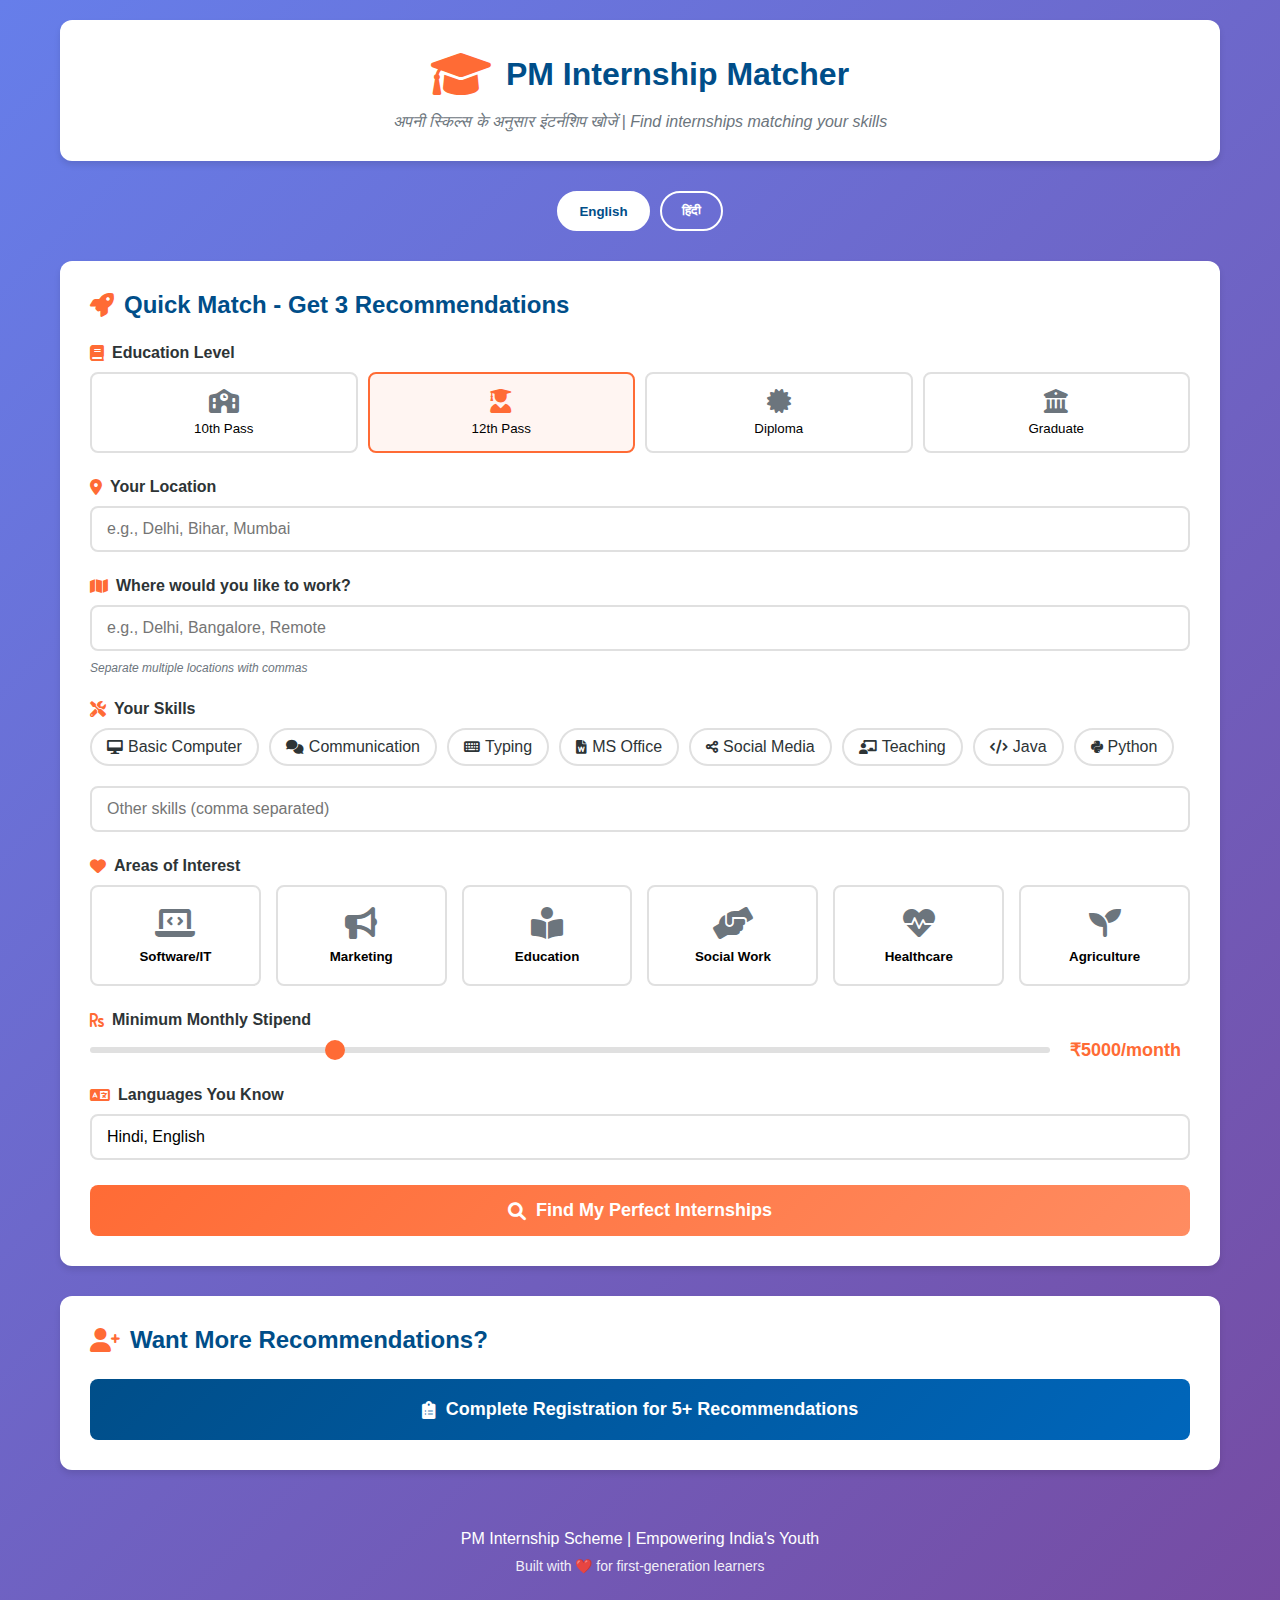
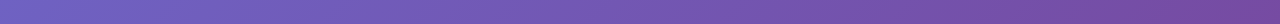
<file: index.html>
<!DOCTYPE html>
<html lang="en">
<head>
    <meta charset="UTF-8">
    <meta name="viewport" content="width=device-width, initial-scale=1.0">
    <title>PM Internship Matcher - Find Your Perfect Internship</title>
    <link rel="stylesheet" href="styles.css">
    <link rel="stylesheet" href="https://cdnjs.cloudflare.com/ajax/libs/font-awesome/6.0.0/css/all.min.css">
</head>
<body>
    <div class="container">
        <!-- Header -->
        <header class="header">
            <div class="logo">
                <i class="fas fa-graduation-cap"></i>
                <h1>PM Internship Matcher</h1>
            </div>
            <p class="tagline">अपनी स्किल्स के अनुसार इंटर्नशिप खोजें | Find internships matching your skills</p>
        </header>

        <!-- Language Toggle -->
        <div class="language-toggle">
            <button class="lang-btn active" data-lang="en">English</button>
            <button class="lang-btn" data-lang="hi">हिंदी</button>
        </div>

        <!-- Quick Match Section -->
        <section class="quick-match-section">
            <h2 class="section-title">
                <i class="fas fa-rocket"></i>
                <span data-en="Quick Match - Get 3 Recommendations" data-hi="त्वरित मिलान - 3 सिफारिशें प्राप्त करें">Quick Match - Get 3 Recommendations</span>
            </h2>
            
            <form id="quickMatchForm" class="match-form">
                <!-- Education Level -->
                <div class="form-group">
                    <label>
                        <i class="fas fa-book"></i>
                        <span data-en="Education Level" data-hi="शिक्षा स्तर">Education Level</span>
                    </label>
                    <div class="visual-select">
                        <button type="button" class="visual-option" data-value="10th Pass">
                            <i class="fas fa-school"></i>
                            <span>10th Pass</span>
                        </button>
                        <button type="button" class="visual-option active" data-value="12th Pass">
                            <i class="fas fa-user-graduate"></i>
                            <span>12th Pass</span>
                        </button>
                        <button type="button" class="visual-option" data-value="Diploma">
                            <i class="fas fa-certificate"></i>
                            <span>Diploma</span>
                        </button>
                        <button type="button" class="visual-option" data-value="Bachelor's Degree">
                            <i class="fas fa-university"></i>
                            <span>Graduate</span>
                        </button>
                    </div>
                    <input type="hidden" id="education_level" name="education_level" value="12th Pass">
                </div>

                <!-- Location -->
                <div class="form-group">
                    <label>
                        <i class="fas fa-map-marker-alt"></i>
                        <span data-en="Your Location" data-hi="आपका स्थान">Your Location</span>
                    </label>
                    <input type="text" id="location" name="location" placeholder="e.g., Delhi, Bihar, Mumbai" class="form-input">
                </div>

                <!-- Preferred Locations -->
                <div class="form-group">
                    <label>
                        <i class="fas fa-map"></i>
                        <span data-en="Where would you like to work?" data-hi="आप कहाँ काम करना चाहेंगे?">Where would you like to work?</span>
                    </label>
                    <input type="text" id="preferred_locations" name="preferred_locations" 
                           placeholder="e.g., Delhi, Bangalore, Remote" class="form-input">
                    <small class="help-text">Separate multiple locations with commas</small>
                </div>

                <!-- Skills -->
                <div class="form-group">
                    <label>
                        <i class="fas fa-tools"></i>
                        <span data-en="Your Skills" data-hi="आपकी कुशलताएं">Your Skills</span>
                    </label>
                    <div class="skill-chips">
                        <span class="skill-chip" data-skill="basic computer">
                            <i class="fas fa-desktop"></i> Basic Computer
                        </span>
                        <span class="skill-chip" data-skill="communication">
                            <i class="fas fa-comments"></i> Communication
                        </span>
                        <span class="skill-chip" data-skill="typing">
                            <i class="fas fa-keyboard"></i> Typing
                        </span>
                        <span class="skill-chip" data-skill="ms office">
                            <i class="fas fa-file-word"></i> MS Office
                        </span>
                        <span class="skill-chip" data-skill="social media">
                            <i class="fas fa-share-alt"></i> Social Media
                        </span>
                        <span class="skill-chip" data-skill="teaching">
                            <i class="fas fa-chalkboard-teacher"></i> Teaching
                        </span>
                        <span class="skill-chip" data-skill="java">
                            <i class="fas fa-code"></i> Java
                        </span>
                        <span class="skill-chip" data-skill="python">
                            <i class="fab fa-python"></i> Python
                        </span>
                    </div>
                    <input type="hidden" id="skills" name="skills" value="">
                    <input type="text" id="other_skills" placeholder="Other skills (comma separated)" class="form-input mt-2">
                </div>

                <!-- Interests/Sectors -->
                <div class="form-group">
                    <label>
                        <i class="fas fa-heart"></i>
                        <span data-en="Areas of Interest" data-hi="रुचि के क्षेत्र">Areas of Interest</span>
                    </label>
                    <div class="sector-grid">
                        <button type="button" class="sector-btn" data-sector="Software Development">
                            <i class="fas fa-laptop-code"></i>
                            <span>Software/IT</span>
                        </button>
                        <button type="button" class="sector-btn" data-sector="Marketing">
                            <i class="fas fa-bullhorn"></i>
                            <span>Marketing</span>
                        </button>
                        <button type="button" class="sector-btn" data-sector="Education">
                            <i class="fas fa-book-reader"></i>
                            <span>Education</span>
                        </button>
                        <button type="button" class="sector-btn" data-sector="Social Work">
                            <i class="fas fa-hands-helping"></i>
                            <span>Social Work</span>
                        </button>
                        <button type="button" class="sector-btn" data-sector="Healthcare">
                            <i class="fas fa-heartbeat"></i>
                            <span>Healthcare</span>
                        </button>
                        <button type="button" class="sector-btn" data-sector="Agriculture">
                            <i class="fas fa-seedling"></i>
                            <span>Agriculture</span>
                        </button>
                    </div>
                    <input type="hidden" id="preferred_sector" name="preferred_sector" value="">
                </div>

                <!-- Minimum Stipend -->
                <div class="form-group">
                    <label>
                        <i class="fas fa-rupee-sign"></i>
                        <span data-en="Minimum Monthly Stipend" data-hi="न्यूनतम मासिक वेतन">Minimum Monthly Stipend</span>
                    </label>
                    <div class="stipend-slider">
                        <input type="range" id="min_stipend" name="min_stipend" min="0" max="20000" step="1000" value="5000">
                        <div class="stipend-display">₹<span id="stipend_value">5000</span>/month</div>
                    </div>
                </div>

                <!-- Language -->
                <div class="form-group">
                    <label>
                        <i class="fas fa-language"></i>
                        <span data-en="Languages You Know" data-hi="आपकी भाषाएं">Languages You Know</span>
                    </label>
                    <input type="text" id="language" name="language" value="Hindi, English" class="form-input">
                </div>

                <!-- Submit Button -->
                <button type="submit" class="submit-btn">
                    <i class="fas fa-search"></i>
                    <span data-en="Find My Perfect Internships" data-hi="मेरी परफेक्ट इंटर्नशिप खोजें">Find My Perfect Internships</span>
                </button>
            </form>
        </section>

        <!-- Results Section -->
        <section id="resultsSection" class="results-section" style="display: none;">
            <h2 class="section-title">
                <i class="fas fa-star"></i>
                <span data-en="Your Top Matches" data-hi="आपके शीर्ष मैच">Your Top Matches</span>
            </h2>
            <div id="recommendationCards" class="recommendation-cards">
                <!-- Cards will be inserted here -->
            </div>
        </section>

        <!-- Loading Spinner -->
        <div id="loadingSpinner" class="loading-spinner" style="display: none;">
            <div class="spinner"></div>
            <p>Finding perfect matches for you...</p>
        </div>

        <!-- Full Registration Section -->
        <section class="registration-section">
            <h2 class="section-title">
                <i class="fas fa-user-plus"></i>
                <span data-en="Want More Recommendations?" data-hi="अधिक सिफारिशें चाहिए?">Want More Recommendations?</span>
            </h2>
            <button id="registerBtn" class="register-btn">
                <i class="fas fa-clipboard-list"></i>
                <span data-en="Complete Registration for 5+ Recommendations" data-hi="5+ सिफारिशों के लिए पंजीकरण पूरा करें">Complete Registration for 5+ Recommendations</span>
            </button>
        </section>

        <!-- Registration Modal -->
        <div id="registrationModal" class="modal" style="display: none;">
            <div class="modal-content">
                <span class="close-modal">&times;</span>
                <h2>Complete Your Profile</h2>
                <form id="registrationForm">
                    <div class="form-group">
                        <label><i class="fas fa-user"></i> Your Name</label>
                        <input type="text" id="reg_name" name="name" required class="form-input">
                    </div>
                    <div class="form-group">
                        <label><i class="fas fa-birthday-cake"></i> Age</label>
                        <input type="number" id="reg_age" name="age" min="16" max="35" required class="form-input">
                    </div>
                    <div class="form-group">
                        <label><i class="fas fa-briefcase"></i> Experience (months)</label>
                        <input type="number" id="reg_experience" name="experience_months" min="0" value="0" class="form-input">
                    </div>
                    <button type="submit" class="submit-btn">
                        <i class="fas fa-check"></i> Complete Registration
                    </button>
                </form>
            </div>
        </div>

        <!-- Footer -->
        <footer class="footer">
            <p>PM Internship Scheme | Empowering India's Youth</p>
            <p class="small-text">Built with ❤️ for first-generation learners</p>
        </footer>
    </div>

    <script src="script.js"></script>
</body>
</html>
</file>
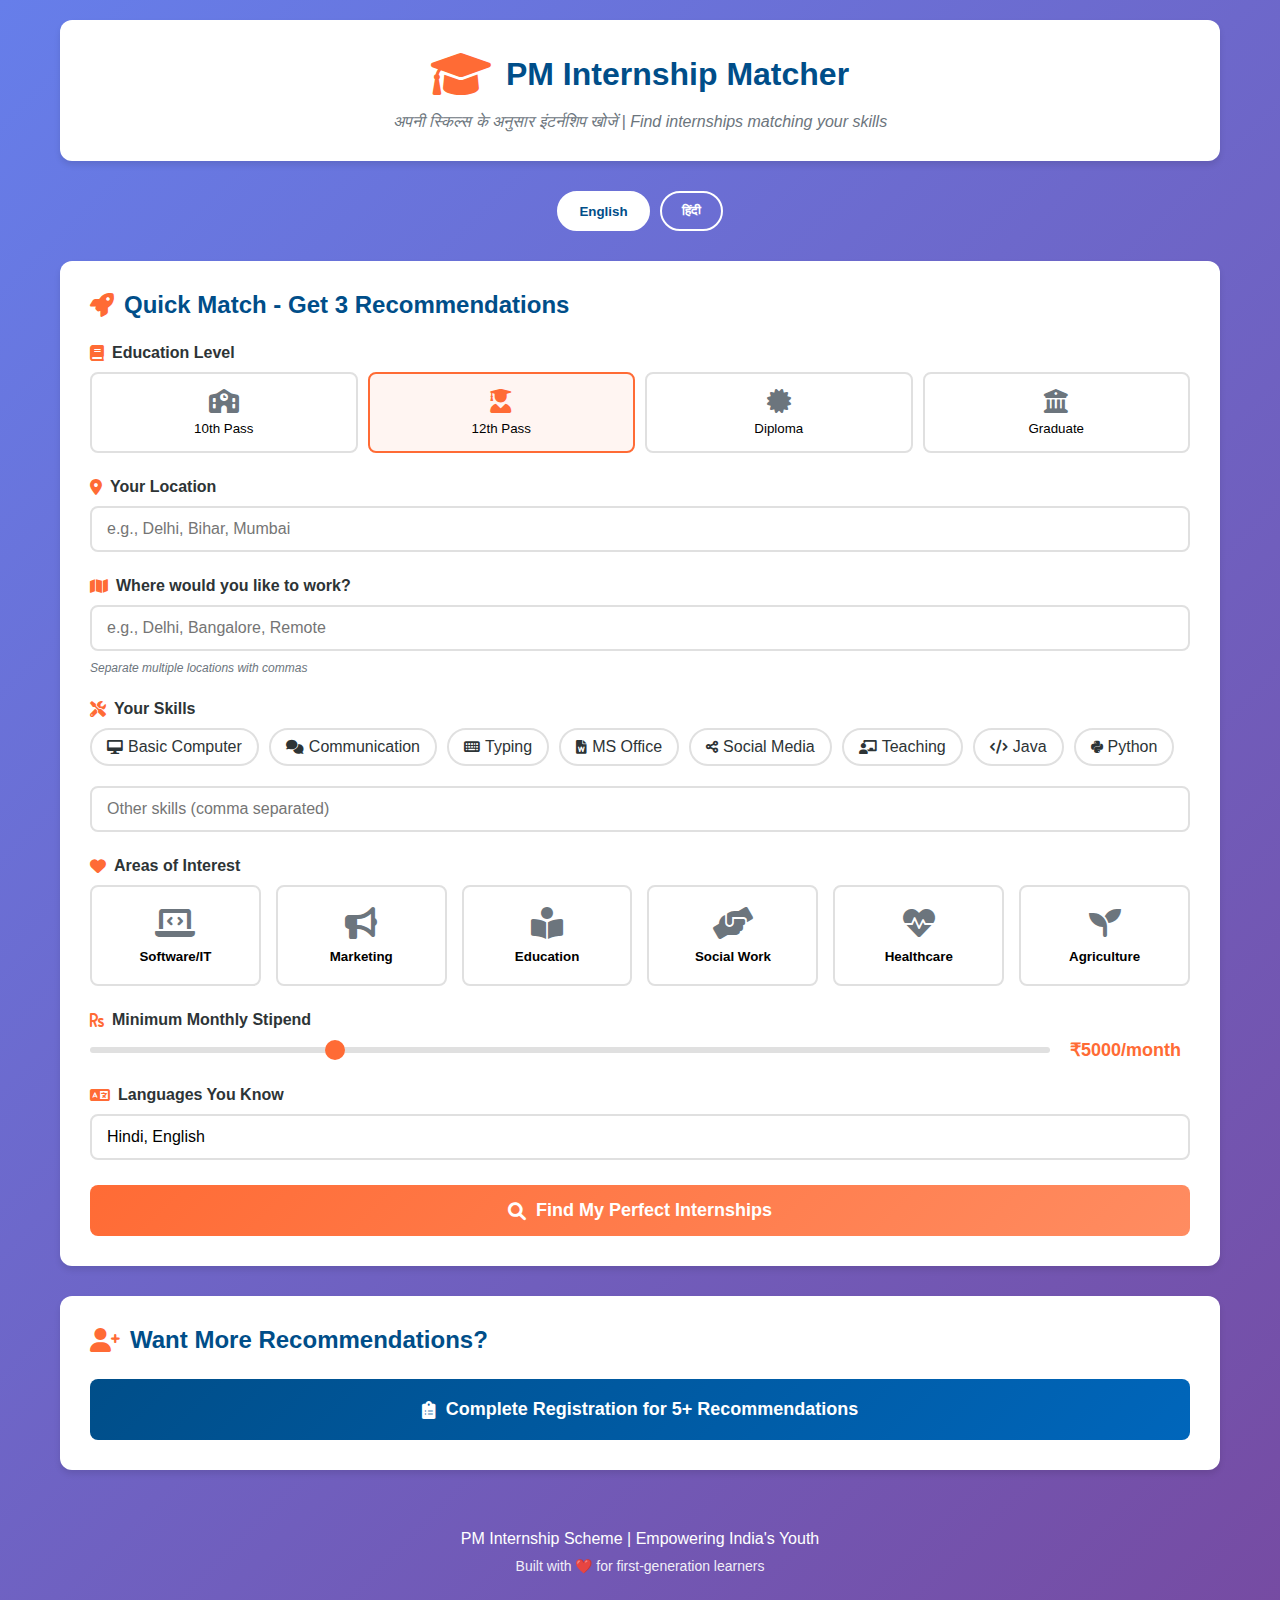
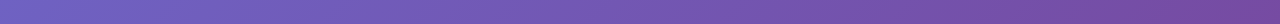
<file: Frontend/Details.html>
<!DOCTYPE html>
<html lang="en">
<head>
    <meta charset="UTF-8">
    <meta name="viewport" content="width=device-width, initial-scale=1.0">
    <title>PM Internship Matcher - Find Your Perfect Internship</title>
    <link rel="stylesheet" href="styles.css">
    <link rel="stylesheet" href="https://cdnjs.cloudflare.com/ajax/libs/font-awesome/6.0.0/css/all.min.css">
</head>
<body>
    <div class="container">
        <!-- Header -->
        <header class="header">
            <div class="logo">
                <i class="fas fa-graduation-cap"></i>
                <h1>PM Internship Matcher</h1>
            </div>
            <p class="tagline">अपनी स्किल्स के अनुसार इंटर्नशिप खोजें | Find internships matching your skills</p>
        </header>

        <!-- Language Toggle -->
        <div class="language-toggle">
            <button class="lang-btn active" data-lang="en">English</button>
            <button class="lang-btn" data-lang="hi">हिंदी</button>
        </div>

        <!-- Quick Match Section -->
        <section class="quick-match-section">
            <h2 class="section-title">
                <i class="fas fa-rocket"></i>
                <span data-en="Quick Match - Get 3 Recommendations" data-hi="त्वरित मिलान - 3 सिफारिशें प्राप्त करें">Quick Match - Get 3 Recommendations</span>
            </h2>
            
            <form id="quickMatchForm" class="match-form">
                <!-- Education Level -->
                <div class="form-group">
                    <label>
                        <i class="fas fa-book"></i>
                        <span data-en="Education Level" data-hi="शिक्षा स्तर">Education Level</span>
                    </label>
                    <div class="visual-select">
                        <button type="button" class="visual-option" data-value="10th Pass">
                            <i class="fas fa-school"></i>
                            <span>10th Pass</span>
                        </button>
                        <button type="button" class="visual-option active" data-value="12th Pass">
                            <i class="fas fa-user-graduate"></i>
                            <span>12th Pass</span>
                        </button>
                        <button type="button" class="visual-option" data-value="Diploma">
                            <i class="fas fa-certificate"></i>
                            <span>Diploma</span>
                        </button>
                        <button type="button" class="visual-option" data-value="Bachelor's Degree">
                            <i class="fas fa-university"></i>
                            <span>Graduate</span>
                        </button>
                    </div>
                    <input type="hidden" id="education_level" name="education_level" value="12th Pass">
                </div>

                <!-- Location -->
                <div class="form-group">
                    <label>
                        <i class="fas fa-map-marker-alt"></i>
                        <span data-en="Your Location" data-hi="आपका स्थान">Your Location</span>
                    </label>
                    <input type="text" id="location" name="location" placeholder="e.g., Delhi, Bihar, Mumbai" class="form-input">
                </div>

                <!-- Preferred Locations -->
                <div class="form-group">
                    <label>
                        <i class="fas fa-map"></i>
                        <span data-en="Where would you like to work?" data-hi="आप कहाँ काम करना चाहेंगे?">Where would you like to work?</span>
                    </label>
                    <input type="text" id="preferred_locations" name="preferred_locations" 
                           placeholder="e.g., Delhi, Bangalore, Remote" class="form-input">
                    <small class="help-text">Separate multiple locations with commas</small>
                </div>

                <!-- Skills -->
                <div class="form-group">
                    <label>
                        <i class="fas fa-tools"></i>
                        <span data-en="Your Skills" data-hi="आपकी कुशलताएं">Your Skills</span>
                    </label>
                    <div class="skill-chips">
                        <span class="skill-chip" data-skill="basic computer">
                            <i class="fas fa-desktop"></i> Basic Computer
                        </span>
                        <span class="skill-chip" data-skill="communication">
                            <i class="fas fa-comments"></i> Communication
                        </span>
                        <span class="skill-chip" data-skill="typing">
                            <i class="fas fa-keyboard"></i> Typing
                        </span>
                        <span class="skill-chip" data-skill="ms office">
                            <i class="fas fa-file-word"></i> MS Office
                        </span>
                        <span class="skill-chip" data-skill="social media">
                            <i class="fas fa-share-alt"></i> Social Media
                        </span>
                        <span class="skill-chip" data-skill="teaching">
                            <i class="fas fa-chalkboard-teacher"></i> Teaching
                        </span>
                        <span class="skill-chip" data-skill="java">
                            <i class="fas fa-code"></i> Java
                        </span>
                        <span class="skill-chip" data-skill="python">
                            <i class="fab fa-python"></i> Python
                        </span>
                    </div>
                    <input type="hidden" id="skills" name="skills" value="">
                    <input type="text" id="other_skills" placeholder="Other skills (comma separated)" class="form-input mt-2">
                </div>

                <!-- Interests/Sectors -->
                <div class="form-group">
                    <label>
                        <i class="fas fa-heart"></i>
                        <span data-en="Areas of Interest" data-hi="रुचि के क्षेत्र">Areas of Interest</span>
                    </label>
                    <div class="sector-grid">
                        <button type="button" class="sector-btn" data-sector="Software Development">
                            <i class="fas fa-laptop-code"></i>
                            <span>Software/IT</span>
                        </button>
                        <button type="button" class="sector-btn" data-sector="Marketing">
                            <i class="fas fa-bullhorn"></i>
                            <span>Marketing</span>
                        </button>
                        <button type="button" class="sector-btn" data-sector="Education">
                            <i class="fas fa-book-reader"></i>
                            <span>Education</span>
                        </button>
                        <button type="button" class="sector-btn" data-sector="Social Work">
                            <i class="fas fa-hands-helping"></i>
                            <span>Social Work</span>
                        </button>
                        <button type="button" class="sector-btn" data-sector="Healthcare">
                            <i class="fas fa-heartbeat"></i>
                            <span>Healthcare</span>
                        </button>
                        <button type="button" class="sector-btn" data-sector="Agriculture">
                            <i class="fas fa-seedling"></i>
                            <span>Agriculture</span>
                        </button>
                    </div>
                    <input type="hidden" id="preferred_sector" name="preferred_sector" value="">
                </div>

                <!-- Minimum Stipend -->
                <div class="form-group">
                    <label>
                        <i class="fas fa-rupee-sign"></i>
                        <span data-en="Minimum Monthly Stipend" data-hi="न्यूनतम मासिक वेतन">Minimum Monthly Stipend</span>
                    </label>
                    <div class="stipend-slider">
                        <input type="range" id="min_stipend" name="min_stipend" min="0" max="20000" step="1000" value="5000">
                        <div class="stipend-display">₹<span id="stipend_value">5000</span>/month</div>
                    </div>
                </div>

                <!-- Language -->
                <div class="form-group">
                    <label>
                        <i class="fas fa-language"></i>
                        <span data-en="Languages You Know" data-hi="आपकी भाषाएं">Languages You Know</span>
                    </label>
                    <input type="text" id="language" name="language" value="Hindi, English" class="form-input">
                </div>

                <!-- Submit Button -->
                <button type="submit" class="submit-btn">
                    <i class="fas fa-search"></i>
                    <span data-en="Find My Perfect Internships" data-hi="मेरी परफेक्ट इंटर्नशिप खोजें">Find My Perfect Internships</span>
                </button>
            </form>
        </section>

        <!-- Results Section -->
        <section id="resultsSection" class="results-section" style="display: none;">
            <h2 class="section-title">
                <i class="fas fa-star"></i>
                <span data-en="Your Top Matches" data-hi="आपके शीर्ष मैच">Your Top Matches</span>
            </h2>
            <div id="recommendationCards" class="recommendation-cards">
                <!-- Cards will be inserted here -->
            </div>
        </section>

        <!-- Loading Spinner -->
        <div id="loadingSpinner" class="loading-spinner" style="display: none;">
            <div class="spinner"></div>
            <p>Finding perfect matches for you...</p>
        </div>

        <!-- Full Registration Section -->
        <section class="registration-section">
            <h2 class="section-title">
                <i class="fas fa-user-plus"></i>
                <span data-en="Want More Recommendations?" data-hi="अधिक सिफारिशें चाहिए?">Want More Recommendations?</span>
            </h2>
            <button id="registerBtn" class="register-btn">
                <i class="fas fa-clipboard-list"></i>
                <span data-en="Complete Registration for 5+ Recommendations" data-hi="5+ सिफारिशों के लिए पंजीकरण पूरा करें">Complete Registration for 5+ Recommendations</span>
            </button>
        </section>

        <!-- Registration Modal -->
        <div id="registrationModal" class="modal" style="display: none;">
            <div class="modal-content">
                <span class="close-modal">&times;</span>
                <h2>Complete Your Profile</h2>
                <form id="registrationForm">
                    <div class="form-group">
                        <label><i class="fas fa-user"></i> Your Name</label>
                        <input type="text" id="reg_name" name="name" required class="form-input">
                    </div>
                    <div class="form-group">
                        <label><i class="fas fa-birthday-cake"></i> Age</label>
                        <input type="number" id="reg_age" name="age" min="16" max="35" required class="form-input">
                    </div>
                    <div class="form-group">
                        <label><i class="fas fa-briefcase"></i> Experience (months)</label>
                        <input type="number" id="reg_experience" name="experience_months" min="0" value="0" class="form-input">
                    </div>
                    <button type="submit" class="submit-btn">
                        <i class="fas fa-check"></i> Complete Registration
                    </button>
                </form>
            </div>
        </div>

        <!-- Footer -->
        <footer class="footer">
            <p>PM Internship Scheme | Empowering India's Youth</p>
            <p class="small-text">Built with ❤️ for first-generation learners</p>
        </footer>
    </div>

    <script src="script.js"></script>
</body>
</html>
</file>
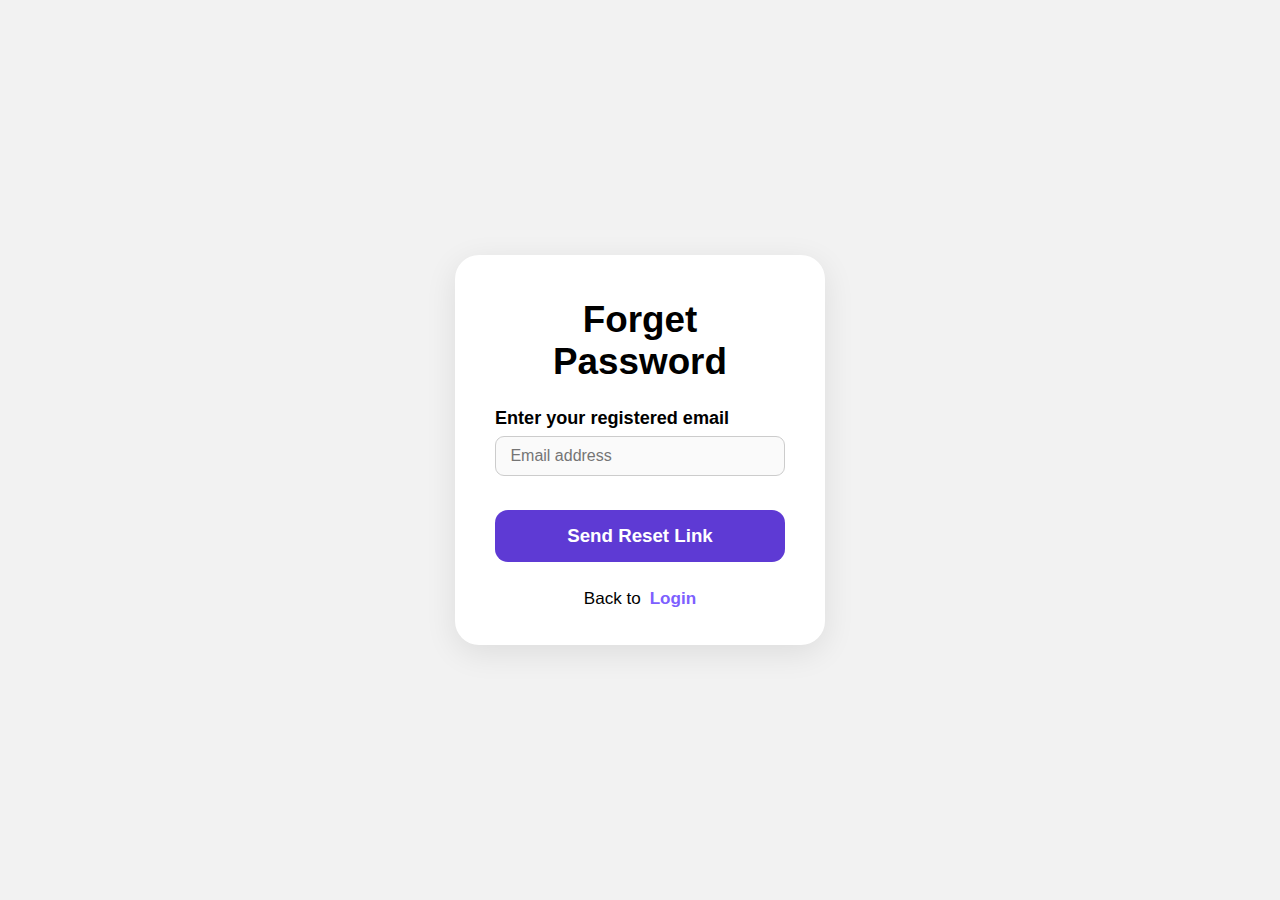
<file: Frontend/forgetpass.html>
<!DOCTYPE html>
<html lang="en">
<head>
  <meta charset="UTF-8" />
  <meta name="viewport" content="width=device-width, initial-scale=1.0"/>
  <title>Forget Password</title>
  <style>
    body {
      margin: 0;
      background: #f2f2f2;
      min-height: 100vh;
      display: flex;
      justify-content: center;
      align-items: center;
      font-family: Arial, sans-serif;
    }
    .forget-container {
      background: white;
      border-radius: 24px;
      padding: 2.7rem 2.5rem 2.2rem 2.5rem;
      box-shadow: 0 8px 32px rgba(0,0,0,0.09);
      width: 370px;
      max-width: 93vw;
      box-sizing: border-box;
      text-align: left;
    }
    h1 {
      font-size: 2.3rem;
      margin-top: 0;
      margin-bottom: 1.6rem;
      font-weight: bold;
      text-align: center;
    }
    label {
      font-size: 1.13rem;
      font-weight: bold;
      display: block;
      margin-bottom: 0.4rem;
      margin-top: 1.1rem;
    }
    input[type="email"] {
      width: 100%;
      padding: 0.65rem 0.9rem;
      border-radius: 9px;
      border: 1.2px solid #ccc;
      font-size: 1rem;
      margin-bottom: 1.1rem;
      box-sizing: border-box;
      transition: border-color 0.18s;
      background: #fafafa;
    }
    input[type="email"]:focus {
      outline: none;
      border-color: #a104fa;
      box-shadow: 0 0 6px #a104fa26;
      background: #fff;
    }
    button {
      margin-top: 1.0rem;
      padding: 0.95rem;
      font-size: 1.17rem;
      font-weight: 600;
      background-color: #5e3ad4;
      color: white;
      border: none;
      border-radius: 13px;
      cursor: pointer;
      width: 100%;
      transition: background 0.2s;
    }
    button:hover {
      background-color:#7d5fff;
    }
    .login-row {
      margin-top: 1.7rem;
      text-align: center;
      font-size: 1.07rem;
    }
    .login-row a {
      color:#7d5fff;
      font-weight: bold;
      text-decoration: none;
      margin-left: 4px;
    }
    .login-row a:hover {
      text-decoration: underline;
    }
    @media(max-width: 600px) {
      .forget-container { padding: 2rem; }
    }
  </style>
</head>
<body>
  <div class="forget-container">
    <h1>Forget Password</h1>
    <form action="#" method="POST">
      <label for="email">Enter your registered email</label>
      <input type="email" id="email" name="email" placeholder="Email address" required />
      <button type="submit">Send Reset Link</button>
    </form>
    <div class="login-row">
      Back to 
      <a href="index.html" target="_blank">Login</a>
    </div>
  </div>
</body>
</html>
</file>
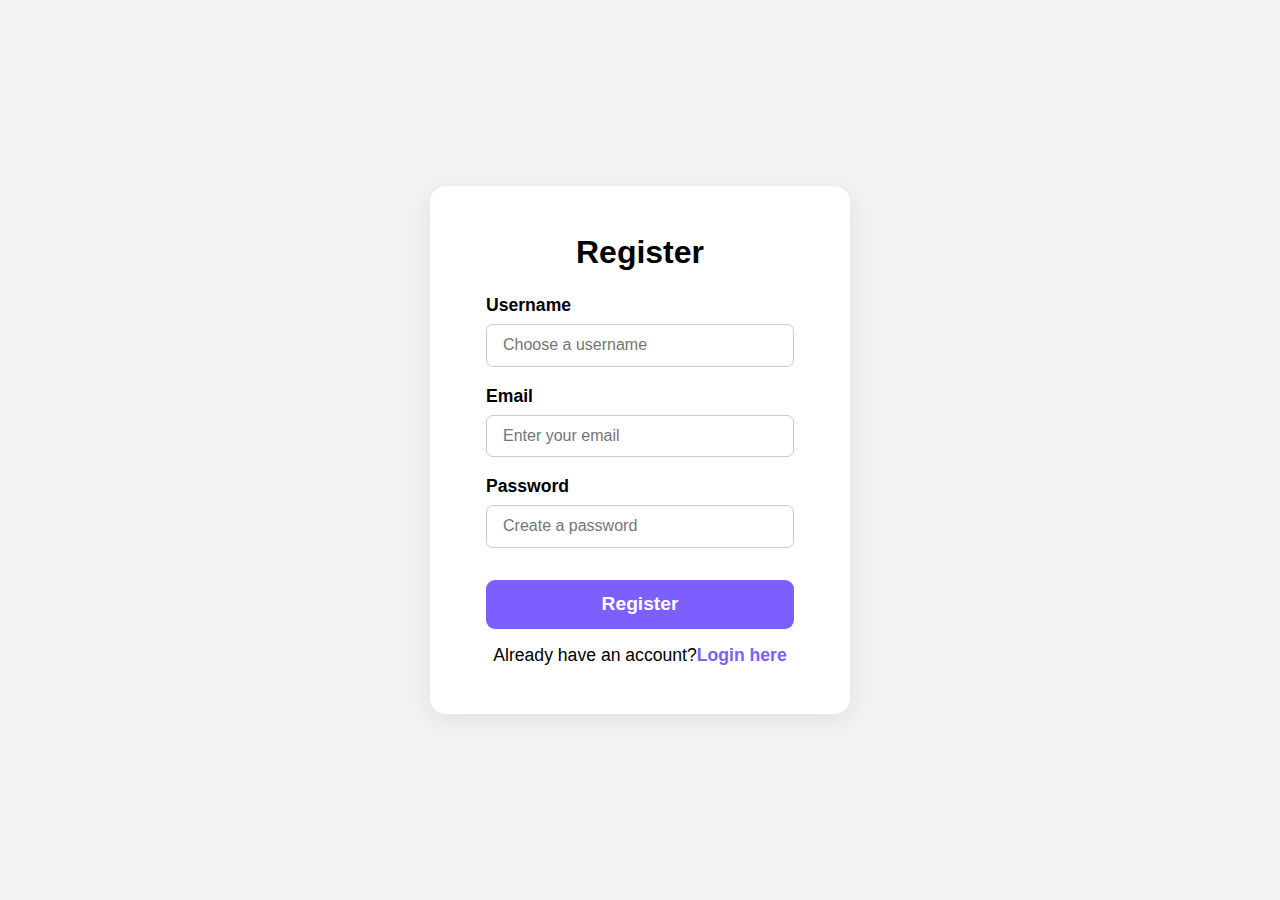
<file: Frontend/reg.html>
<!DOCTYPE html>
<html lang="en">
<head>
  <meta charset="UTF-8" />
  <meta name="viewport" content="width=device-width, initial-scale=1.0"/>
  <title>Registration Page</title>
  <style>
    body {
      margin: 0;
      background: #f2f2f2;
      min-height: 100vh;
      display: flex;
      justify-content: center;
      align-items: center;
      font-family: Arial, sans-serif;
    }
    .registration-container {
      background: white;
      border-radius: 16px;
      padding: 3rem 3.5rem;
      box-shadow: 0 6px 24px rgba(0,0,0,0.07);
      width: 420px;
      max-width: 90vw;
      box-sizing: border-box;
      text-align: left;
    }
    h2 {
      margin-top: 0;
      margin-bottom: 1.5rem;
      font-size: 2rem;
      font-weight: bold;
      text-align: center;
    }
    label {
      display: block;
      font-weight: bold;
      margin-bottom: 0.5rem;
      margin-top: 1.2rem;
      font-size: 1.1rem;
    }
    input[type="text"], input[type="email"], input[type="password"] {
      width: 100%;
      padding: 0.7rem 1rem;
      border-radius: 7px;
      border: 1.2px solid #ccc;
      font-size: 1rem;
      box-sizing: border-box;
      transition: border-color 0.3s;
    }
    input[type="text"]:focus, input[type="email"]:focus, input[type="password"]:focus {
      outline: none;
      border-color: #7d5fff;
      box-shadow: 0 0 7px #7d5fff44;
    }
    button {
      margin-top: 2rem;
      padding: 0.85rem;
      font-size: 1.2rem;
      font-weight: 600;
      background-color: #7d5fff;
      color: white;
      border: none;
      border-radius: 9px;
      cursor: pointer;
      width: 100%;
      transition: background-color 0.3s ease;
    }
    button:hover {
      background-color: #5e3ad4;
    }
    .login-link {
      margin-top: 1rem;
      text-align: center;
      font-weight: 500;
      font-size: 1.1rem;
    }
    .login-link a {
      color: #7d5fff;
      text-decoration: none;
      font-weight: 600;
    }
    .login-link a:hover {
      text-decoration: underline;
    }
    @media (max-width: 500px) {
      .registration-container {
        padding: 2rem;
      }
    }
  </style>
</head>
<body>
  <div class="registration-container">
    <h2>Register</h2>
    <form action="#" method="POST">
      <label for="regUsername">Username</label>
      <input type="text" id="regUsername" name="regUsername" placeholder="Choose a username" required />

      <label for="regEmail">Email</label>
      <input type="email" id="regEmail" name="regEmail" placeholder="Enter your email" required />

      <label for="regPassword">Password</label>
      <input type="password" id="regPassword" name="regPassword" placeholder="Create a password" required />

      <button type="submit">Register</button>
    </form>

    <div class="login-link">
    Already have an account?<a href="index.html" target="_blank">Login here</a>
    </div>
  </div>
</body>
</html>
</file>
<file: styles.css>
/* Global Styles */
:root {
    --primary-color: #FF6B35;
    --secondary-color: #004E89;
    --success-color: #06D6A0;
    --warning-color: #FFD23F;
    --danger-color: #EF476F;
    --dark-color: #2D3436;
    --light-color: #F8F9FA;
    --border-radius: 12px;
    --box-shadow: 0 4px 6px rgba(0, 0, 0, 0.1);
}

* {
    margin: 0;
    padding: 0;
    box-sizing: border-box;
}

body {
    font-family: -apple-system, BlinkMacSystemFont, 'Segoe UI', Roboto, 'Helvetica Neue', Arial, sans-serif;
    background: linear-gradient(135deg, #667eea 0%, #764ba2 100%);
    min-height: 100vh;
    color: var(--dark-color);
}

.container {
    max-width: 1200px;
    margin: 0 auto;
    padding: 20px;
}

/* Header */
.header {
    background: white;
    border-radius: var(--border-radius);
    padding: 30px;
    text-align: center;
    margin-bottom: 30px;
    box-shadow: var(--box-shadow);
}

.logo {
    display: flex;
    align-items: center;
    justify-content: center;
    gap: 15px;
    margin-bottom: 15px;
}

.logo i {
    font-size: 48px;
    color: var(--primary-color);
}

.logo h1 {
    font-size: 32px;
    color: var(--secondary-color);
}

.tagline {
    font-size: 16px;
    color: #6c757d;
    font-style: italic;
}

/* Language Toggle */
.language-toggle {
    display: flex;
    justify-content: center;
    gap: 10px;
    margin-bottom: 30px;
}

.lang-btn {
    padding: 10px 20px;
    border: 2px solid white;
    background: transparent;
    color: white;
    border-radius: 25px;
    cursor: pointer;
    transition: all 0.3s;
    font-weight: 600;
}

.lang-btn.active {
    background: white;
    color: var(--secondary-color);
}

/* Section Styles */
.quick-match-section,
.results-section,
.registration-section {
    background: white;
    border-radius: var(--border-radius);
    padding: 30px;
    margin-bottom: 30px;
    box-shadow: var(--box-shadow);
}

.section-title {
    display: flex;
    align-items: center;
    gap: 10px;
    margin-bottom: 25px;
    color: var(--secondary-color);
    font-size: 24px;
}

.section-title i {
    color: var(--primary-color);
}

/* Form Styles */
.match-form {
    display: flex;
    flex-direction: column;
    gap: 25px;
}

.form-group {
    display: flex;
    flex-direction: column;
    gap: 10px;
}

.form-group label {
    display: flex;
    align-items: center;
    gap: 8px;
    font-weight: 600;
    color: var(--dark-color);
}

.form-group label i {
    color: var(--primary-color);
}

.form-input {
    padding: 12px 15px;
    border: 2px solid #e0e0e0;
    border-radius: 8px;
    font-size: 16px;
    transition: border-color 0.3s;
}

.form-input:focus {
    outline: none;
    border-color: var(--primary-color);
}

/* Visual Select Buttons */
.visual-select {
    display: grid;
    grid-template-columns: repeat(auto-fit, minmax(120px, 1fr));
    gap: 10px;
}

.visual-option {
    padding: 15px;
    border: 2px solid #e0e0e0;
    background: white;
    border-radius: 8px;
    cursor: pointer;
    transition: all 0.3s;
    display: flex;
    flex-direction: column;
    align-items: center;
    gap: 8px;
}

.visual-option i {
    font-size: 24px;
    color: #6c757d;
}

.visual-option.active {
    border-color: var(--primary-color);
    background: #fff5f2;
}

.visual-option.active i {
    color: var(--primary-color);
}

/* Skill Chips */
.skill-chips {
    display: flex;
    flex-wrap: wrap;
    gap: 10px;
}

.skill-chip {
    padding: 8px 15px;
    border: 2px solid #e0e0e0;
    border-radius: 20px;
    cursor: pointer;
    transition: all 0.3s;
    display: inline-flex;
    align-items: center;
    gap: 5px;
    background: white;
}

.skill-chip i {
    font-size: 14px;
}

.skill-chip.selected {
    border-color: var(--success-color);
    background: #e6fff9;
    color: var(--success-color);
}

/* Sector Grid */
.sector-grid {
    display: grid;
    grid-template-columns: repeat(auto-fit, minmax(150px, 1fr));
    gap: 15px;
}

.sector-btn {
    padding: 20px;
    border: 2px solid #e0e0e0;
    background: white;
    border-radius: 8px;
    cursor: pointer;
    transition: all 0.3s;
    display: flex;
    flex-direction: column;
    align-items: center;
    gap: 10px;
}

.sector-btn i {
    font-size: 32px;
    color: #6c757d;
}

.sector-btn span {
    font-weight: 600;
}

.sector-btn.active {
    border-color: var(--secondary-color);
    background: #f0f7ff;
}

.sector-btn.active i {
    color: var(--secondary-color);
}

/* Stipend Slider */
.stipend-slider {
    display: flex;
    align-items: center;
    gap: 20px;
}

#min_stipend {
    flex: 1;
    height: 6px;
    border-radius: 3px;
    background: #e0e0e0;
    outline: none;
    -webkit-appearance: none;
}

#min_stipend::-webkit-slider-thumb {
    -webkit-appearance: none;
    appearance: none;
    width: 20px;
    height: 20px;
    border-radius: 50%;
    background: var(--primary-color);
    cursor: pointer;
}

#min_stipend::-moz-range-thumb {
    width: 20px;
    height: 20px;
    border-radius: 50%;
    background: var(--primary-color);
    cursor: pointer;
}

.stipend-display {
    font-size: 18px;
    font-weight: 600;
    color: var(--primary-color);
    min-width: 120px;
}

/* Submit Button */
.submit-btn {
    padding: 15px 30px;
    background: linear-gradient(135deg, var(--primary-color), #ff8c61);
    color: white;
    border: none;
    border-radius: 8px;
    font-size: 18px;
    font-weight: 600;
    cursor: pointer;
    transition: transform 0.3s, box-shadow 0.3s;
    display: flex;
    align-items: center;
    justify-content: center;
    gap: 10px;
}

.submit-btn:hover {
    transform: translateY(-2px);
    box-shadow: 0 6px 12px rgba(255, 107, 53, 0.3);
}

/* Recommendation Cards */
.recommendation-cards {
    display: grid;
    grid-template-columns: repeat(auto-fit, minmax(300px, 1fr));
    gap: 20px;
}

.recommendation-card {
    background: white;
    border-radius: var(--border-radius);
    padding: 20px;
    box-shadow: var(--box-shadow);
    border: 2px solid transparent;
    transition: all 0.3s;
    position: relative;
    overflow: hidden;
}

.recommendation-card::before {
    content: '';
    position: absolute;
    top: 0;
    left: 0;
    width: 100%;
    height: 5px;
    background: linear-gradient(90deg, var(--primary-color), var(--secondary-color));
}

.recommendation-card:hover {
    transform: translateY(-5px);
    box-shadow: 0 8px 16px rgba(0, 0, 0, 0.15);
}

.match-badge {
    position: absolute;
    top: 15px;
    right: 15px;
    background: var(--success-color);
    color: white;
    padding: 5px 10px;
    border-radius: 20px;
    font-size: 14px;
    font-weight: 600;
}

.card-header {
    margin-bottom: 15px;
}

.card-title {
    font-size: 20px;
    color: var(--secondary-color);
    margin-bottom: 5px;
}

.card-company {
    color: #6c757d;
    font-size: 14px;
}

.card-details {
    display: flex;
    flex-direction: column;
    gap: 10px;
    margin-bottom: 15px;
}

.detail-item {
    display: flex;
    align-items: center;
    gap: 8px;
    font-size: 14px;
}

.detail-item i {
    color: var(--primary-color);
    width: 20px;
}

.match-score-bar {
    height: 8px;
    background: #e0e0e0;
    border-radius: 4px;
    overflow: hidden;
    margin-bottom: 10px;
}

.match-score-fill {
    height: 100%;
    background: linear-gradient(90deg, var(--warning-color), var(--success-color));
    transition: width 1s ease;
}

.skills-section {
    margin-top: 15px;
    padding-top: 15px;
    border-top: 1px solid #e0e0e0;
}

.skills-title {
    font-size: 14px;
    font-weight: 600;
    margin-bottom: 8px;
    color: var(--dark-color);
}

.skills-list {
    display: flex;
    flex-wrap: wrap;
    gap: 5px;
}

.skill-tag {
    padding: 3px 8px;
    background: #f0f0f0;
    border-radius: 12px;
    font-size: 12px;
}

.skill-tag.missing {
    background: #ffe4e1;
    color: var(--danger-color);
}

.skill-tag.existing {
    background: #e6fff9;
    color: var(--success-color);
}

/* Loading Spinner */
.loading-spinner {
    position: fixed;
    top: 0;
    left: 0;
    width: 100%;
    height: 100%;
    background: rgba(0, 0, 0, 0.8);
    display: flex;
    flex-direction: column;
    align-items: center;
    justify-content: center;
    z-index: 9999;
}

.spinner {
    width: 60px;
    height: 60px;
    border: 5px solid white;
    border-top: 5px solid var(--primary-color);
    border-radius: 50%;
    animation: spin 1s linear infinite;
}

@keyframes spin {
    0% { transform: rotate(0deg); }
    100% { transform: rotate(360deg); }
}

.loading-spinner p {
    color: white;
    margin-top: 20px;
    font-size: 18px;
}

/* Registration Section */
.register-btn {
    width: 100%;
    padding: 20px;
    background: linear-gradient(135deg, var(--secondary-color), #0066bb);
    color: white;
    border: none;
    border-radius: 8px;
    font-size: 18px;
    font-weight: 600;
    cursor: pointer;
    transition: transform 0.3s, box-shadow 0.3s;
    display: flex;
    align-items: center;
    justify-content: center;
    gap: 10px;
}

.register-btn:hover {
    transform: translateY(-2px);
    box-shadow: 0 6px 12px rgba(0, 78, 137, 0.3);
}

/* Modal */
.modal {
    position: fixed;
    top: 0;
    left: 0;
    width: 100%;
    height: 100%;
    background: rgba(0, 0, 0, 0.5);
    display: flex;
    align-items: center;
    justify-content: center;
    z-index: 1000;
}

.modal-content {
    background: white;
    border-radius: var(--border-radius);
    padding: 30px;
    max-width: 500px;
    width: 90%;
    max-height: 90vh;
    overflow-y: auto;
}

.close-modal {
    float: right;
    font-size: 28px;
    font-weight: bold;
    cursor: pointer;
    color: #999;
}

.close-modal:hover {
    color: var(--danger-color);
}

/* Footer */
.footer {
    text-align: center;
    color: white;
    padding: 30px;
}

.footer .small-text {
    font-size: 14px;
    margin-top: 10px;
    opacity: 0.9;
}

/* Utility Classes */
.mt-2 {
    margin-top: 10px;
}

.help-text {
    font-size: 12px;
    color: #6c757d;
    font-style: italic;
}

/* Mobile Responsive */
@media (max-width: 768px) {
    .container {
        padding: 10px;
    }
    
    .logo h1 {
        font-size: 24px;
    }
    
    .logo i {
        font-size: 36px;
    }
    
    .visual-select {
        grid-template-columns: repeat(2, 1fr);
    }
    
    .sector-grid {
        grid-template-columns: repeat(2, 1fr);
    }
    
    .recommendation-cards {
        grid-template-columns: 1fr;
    }
    
    .section-title {
        font-size: 20px;
    }
    
    .quick-match-section,
    .results-section,
    .registration-section {
        padding: 20px;
    }
}

@media (max-width: 480px) {
    .logo {
        flex-direction: column;
    }
    
    .stipend-slider {
        flex-direction: column;
        align-items: stretch;
    }
    
    .stipend-display {
        text-align: center;
    }
}
</file>
<file: Frontend/styles.css>
/* Global Styles */
:root {
    --primary-color: #FF6B35;
    --secondary-color: #004E89;
    --success-color: #06D6A0;
    --warning-color: #FFD23F;
    --danger-color: #EF476F;
    --dark-color: #2D3436;
    --light-color: #F8F9FA;
    --border-radius: 12px;
    --box-shadow: 0 4px 6px rgba(0, 0, 0, 0.1);
}

* {
    margin: 0;
    padding: 0;
    box-sizing: border-box;
}

body {
    font-family: -apple-system, BlinkMacSystemFont, 'Segoe UI', Roboto, 'Helvetica Neue', Arial, sans-serif;
    background: linear-gradient(135deg, #667eea 0%, #764ba2 100%);
    min-height: 100vh;
    color: var(--dark-color);
}

.container {
    max-width: 1200px;
    margin: 0 auto;
    padding: 20px;
}

/* Header */
.header {
    background: white;
    border-radius: var(--border-radius);
    padding: 30px;
    text-align: center;
    margin-bottom: 30px;
    box-shadow: var(--box-shadow);
}

.logo {
    display: flex;
    align-items: center;
    justify-content: center;
    gap: 15px;
    margin-bottom: 15px;
}

.logo i {
    font-size: 48px;
    color: var(--primary-color);
}

.logo h1 {
    font-size: 32px;
    color: var(--secondary-color);
}

.tagline {
    font-size: 16px;
    color: #6c757d;
    font-style: italic;
}

/* Language Toggle */
.language-toggle {
    display: flex;
    justify-content: center;
    gap: 10px;
    margin-bottom: 30px;
}

.lang-btn {
    padding: 10px 20px;
    border: 2px solid white;
    background: transparent;
    color: white;
    border-radius: 25px;
    cursor: pointer;
    transition: all 0.3s;
    font-weight: 600;
}

.lang-btn.active {
    background: white;
    color: var(--secondary-color);
}

/* Section Styles */
.quick-match-section,
.results-section,
.registration-section {
    background: white;
    border-radius: var(--border-radius);
    padding: 30px;
    margin-bottom: 30px;
    box-shadow: var(--box-shadow);
}

.section-title {
    display: flex;
    align-items: center;
    gap: 10px;
    margin-bottom: 25px;
    color: var(--secondary-color);
    font-size: 24px;
}

.section-title i {
    color: var(--primary-color);
}

/* Form Styles */
.match-form {
    display: flex;
    flex-direction: column;
    gap: 25px;
}

.form-group {
    display: flex;
    flex-direction: column;
    gap: 10px;
}

.form-group label {
    display: flex;
    align-items: center;
    gap: 8px;
    font-weight: 600;
    color: var(--dark-color);
}

.form-group label i {
    color: var(--primary-color);
}

.form-input {
    padding: 12px 15px;
    border: 2px solid #e0e0e0;
    border-radius: 8px;
    font-size: 16px;
    transition: border-color 0.3s;
}

.form-input:focus {
    outline: none;
    border-color: var(--primary-color);
}

/* Visual Select Buttons */
.visual-select {
    display: grid;
    grid-template-columns: repeat(auto-fit, minmax(120px, 1fr));
    gap: 10px;
}

.visual-option {
    padding: 15px;
    border: 2px solid #e0e0e0;
    background: white;
    border-radius: 8px;
    cursor: pointer;
    transition: all 0.3s;
    display: flex;
    flex-direction: column;
    align-items: center;
    gap: 8px;
}

.visual-option i {
    font-size: 24px;
    color: #6c757d;
}

.visual-option.active {
    border-color: var(--primary-color);
    background: #fff5f2;
}

.visual-option.active i {
    color: var(--primary-color);
}

/* Skill Chips */
.skill-chips {
    display: flex;
    flex-wrap: wrap;
    gap: 10px;
}

.skill-chip {
    padding: 8px 15px;
    border: 2px solid #e0e0e0;
    border-radius: 20px;
    cursor: pointer;
    transition: all 0.3s;
    display: inline-flex;
    align-items: center;
    gap: 5px;
    background: white;
}

.skill-chip i {
    font-size: 14px;
}

.skill-chip.selected {
    border-color: var(--success-color);
    background: #e6fff9;
    color: var(--success-color);
}

/* Sector Grid */
.sector-grid {
    display: grid;
    grid-template-columns: repeat(auto-fit, minmax(150px, 1fr));
    gap: 15px;
}

.sector-btn {
    padding: 20px;
    border: 2px solid #e0e0e0;
    background: white;
    border-radius: 8px;
    cursor: pointer;
    transition: all 0.3s;
    display: flex;
    flex-direction: column;
    align-items: center;
    gap: 10px;
}

.sector-btn i {
    font-size: 32px;
    color: #6c757d;
}

.sector-btn span {
    font-weight: 600;
}

.sector-btn.active {
    border-color: var(--secondary-color);
    background: #f0f7ff;
}

.sector-btn.active i {
    color: var(--secondary-color);
}

/* Stipend Slider */
.stipend-slider {
    display: flex;
    align-items: center;
    gap: 20px;
}

#min_stipend {
    flex: 1;
    height: 6px;
    border-radius: 3px;
    background: #e0e0e0;
    outline: none;
    -webkit-appearance: none;
}

#min_stipend::-webkit-slider-thumb {
    -webkit-appearance: none;
    appearance: none;
    width: 20px;
    height: 20px;
    border-radius: 50%;
    background: var(--primary-color);
    cursor: pointer;
}

#min_stipend::-moz-range-thumb {
    width: 20px;
    height: 20px;
    border-radius: 50%;
    background: var(--primary-color);
    cursor: pointer;
}

.stipend-display {
    font-size: 18px;
    font-weight: 600;
    color: var(--primary-color);
    min-width: 120px;
}

/* Submit Button */
.submit-btn {
    padding: 15px 30px;
    background: linear-gradient(135deg, var(--primary-color), #ff8c61);
    color: white;
    border: none;
    border-radius: 8px;
    font-size: 18px;
    font-weight: 600;
    cursor: pointer;
    transition: transform 0.3s, box-shadow 0.3s;
    display: flex;
    align-items: center;
    justify-content: center;
    gap: 10px;
}

.submit-btn:hover {
    transform: translateY(-2px);
    box-shadow: 0 6px 12px rgba(255, 107, 53, 0.3);
}

/* Recommendation Cards */
.recommendation-cards {
    display: grid;
    grid-template-columns: repeat(auto-fit, minmax(300px, 1fr));
    gap: 20px;
}

.recommendation-card {
    background: white;
    border-radius: var(--border-radius);
    padding: 20px;
    box-shadow: var(--box-shadow);
    border: 2px solid transparent;
    transition: all 0.3s;
    position: relative;
    overflow: hidden;
}

.recommendation-card::before {
    content: '';
    position: absolute;
    top: 0;
    left: 0;
    width: 100%;
    height: 5px;
    background: linear-gradient(90deg, var(--primary-color), var(--secondary-color));
}

.recommendation-card:hover {
    transform: translateY(-5px);
    box-shadow: 0 8px 16px rgba(0, 0, 0, 0.15);
}

.match-badge {
    position: absolute;
    top: 15px;
    right: 15px;
    background: var(--success-color);
    color: white;
    padding: 5px 10px;
    border-radius: 20px;
    font-size: 14px;
    font-weight: 600;
}

.card-header {
    margin-bottom: 15px;
}

.card-title {
    font-size: 20px;
    color: var(--secondary-color);
    margin-bottom: 5px;
}

.card-company {
    color: #6c757d;
    font-size: 14px;
}

.card-details {
    display: flex;
    flex-direction: column;
    gap: 10px;
    margin-bottom: 15px;
}

.detail-item {
    display: flex;
    align-items: center;
    gap: 8px;
    font-size: 14px;
}

.detail-item i {
    color: var(--primary-color);
    width: 20px;
}

.match-score-bar {
    height: 8px;
    background: #e0e0e0;
    border-radius: 4px;
    overflow: hidden;
    margin-bottom: 10px;
}

.match-score-fill {
    height: 100%;
    background: linear-gradient(90deg, var(--warning-color), var(--success-color));
    transition: width 1s ease;
}

.skills-section {
    margin-top: 15px;
    padding-top: 15px;
    border-top: 1px solid #e0e0e0;
}

.skills-title {
    font-size: 14px;
    font-weight: 600;
    margin-bottom: 8px;
    color: var(--dark-color);
}

.skills-list {
    display: flex;
    flex-wrap: wrap;
    gap: 5px;
}

.skill-tag {
    padding: 3px 8px;
    background: #f0f0f0;
    border-radius: 12px;
    font-size: 12px;
}

.skill-tag.missing {
    background: #ffe4e1;
    color: var(--danger-color);
}

.skill-tag.existing {
    background: #e6fff9;
    color: var(--success-color);
}

/* Loading Spinner */
.loading-spinner {
    position: fixed;
    top: 0;
    left: 0;
    width: 100%;
    height: 100%;
    background: rgba(0, 0, 0, 0.8);
    display: flex;
    flex-direction: column;
    align-items: center;
    justify-content: center;
    z-index: 9999;
}

.spinner {
    width: 60px;
    height: 60px;
    border: 5px solid white;
    border-top: 5px solid var(--primary-color);
    border-radius: 50%;
    animation: spin 1s linear infinite;
}

@keyframes spin {
    0% { transform: rotate(0deg); }
    100% { transform: rotate(360deg); }
}

.loading-spinner p {
    color: white;
    margin-top: 20px;
    font-size: 18px;
}

/* Registration Section */
.register-btn {
    width: 100%;
    padding: 20px;
    background: linear-gradient(135deg, var(--secondary-color), #0066bb);
    color: white;
    border: none;
    border-radius: 8px;
    font-size: 18px;
    font-weight: 600;
    cursor: pointer;
    transition: transform 0.3s, box-shadow 0.3s;
    display: flex;
    align-items: center;
    justify-content: center;
    gap: 10px;
}

.register-btn:hover {
    transform: translateY(-2px);
    box-shadow: 0 6px 12px rgba(0, 78, 137, 0.3);
}

/* Modal */
.modal {
    position: fixed;
    top: 0;
    left: 0;
    width: 100%;
    height: 100%;
    background: rgba(0, 0, 0, 0.5);
    display: flex;
    align-items: center;
    justify-content: center;
    z-index: 1000;
}

.modal-content {
    background: white;
    border-radius: var(--border-radius);
    padding: 30px;
    max-width: 500px;
    width: 90%;
    max-height: 90vh;
    overflow-y: auto;
}

.close-modal {
    float: right;
    font-size: 28px;
    font-weight: bold;
    cursor: pointer;
    color: #999;
}

.close-modal:hover {
    color: var(--danger-color);
}

/* Footer */
.footer {
    text-align: center;
    color: white;
    padding: 30px;
}

.footer .small-text {
    font-size: 14px;
    margin-top: 10px;
    opacity: 0.9;
}

/* Utility Classes */
.mt-2 {
    margin-top: 10px;
}

.help-text {
    font-size: 12px;
    color: #6c757d;
    font-style: italic;
}

/* Mobile Responsive */
@media (max-width: 768px) {
    .container {
        padding: 10px;
    }
    
    .logo h1 {
        font-size: 24px;
    }
    
    .logo i {
        font-size: 36px;
    }
    
    .visual-select {
        grid-template-columns: repeat(2, 1fr);
    }
    
    .sector-grid {
        grid-template-columns: repeat(2, 1fr);
    }
    
    .recommendation-cards {
        grid-template-columns: 1fr;
    }
    
    .section-title {
        font-size: 20px;
    }
    
    .quick-match-section,
    .results-section,
    .registration-section {
        padding: 20px;
    }
}

@media (max-width: 480px) {
    .logo {
        flex-direction: column;
    }
    
    .stipend-slider {
        flex-direction: column;
        align-items: stretch;
    }
    
    .stipend-display {
        text-align: center;
    }
}
</file>
